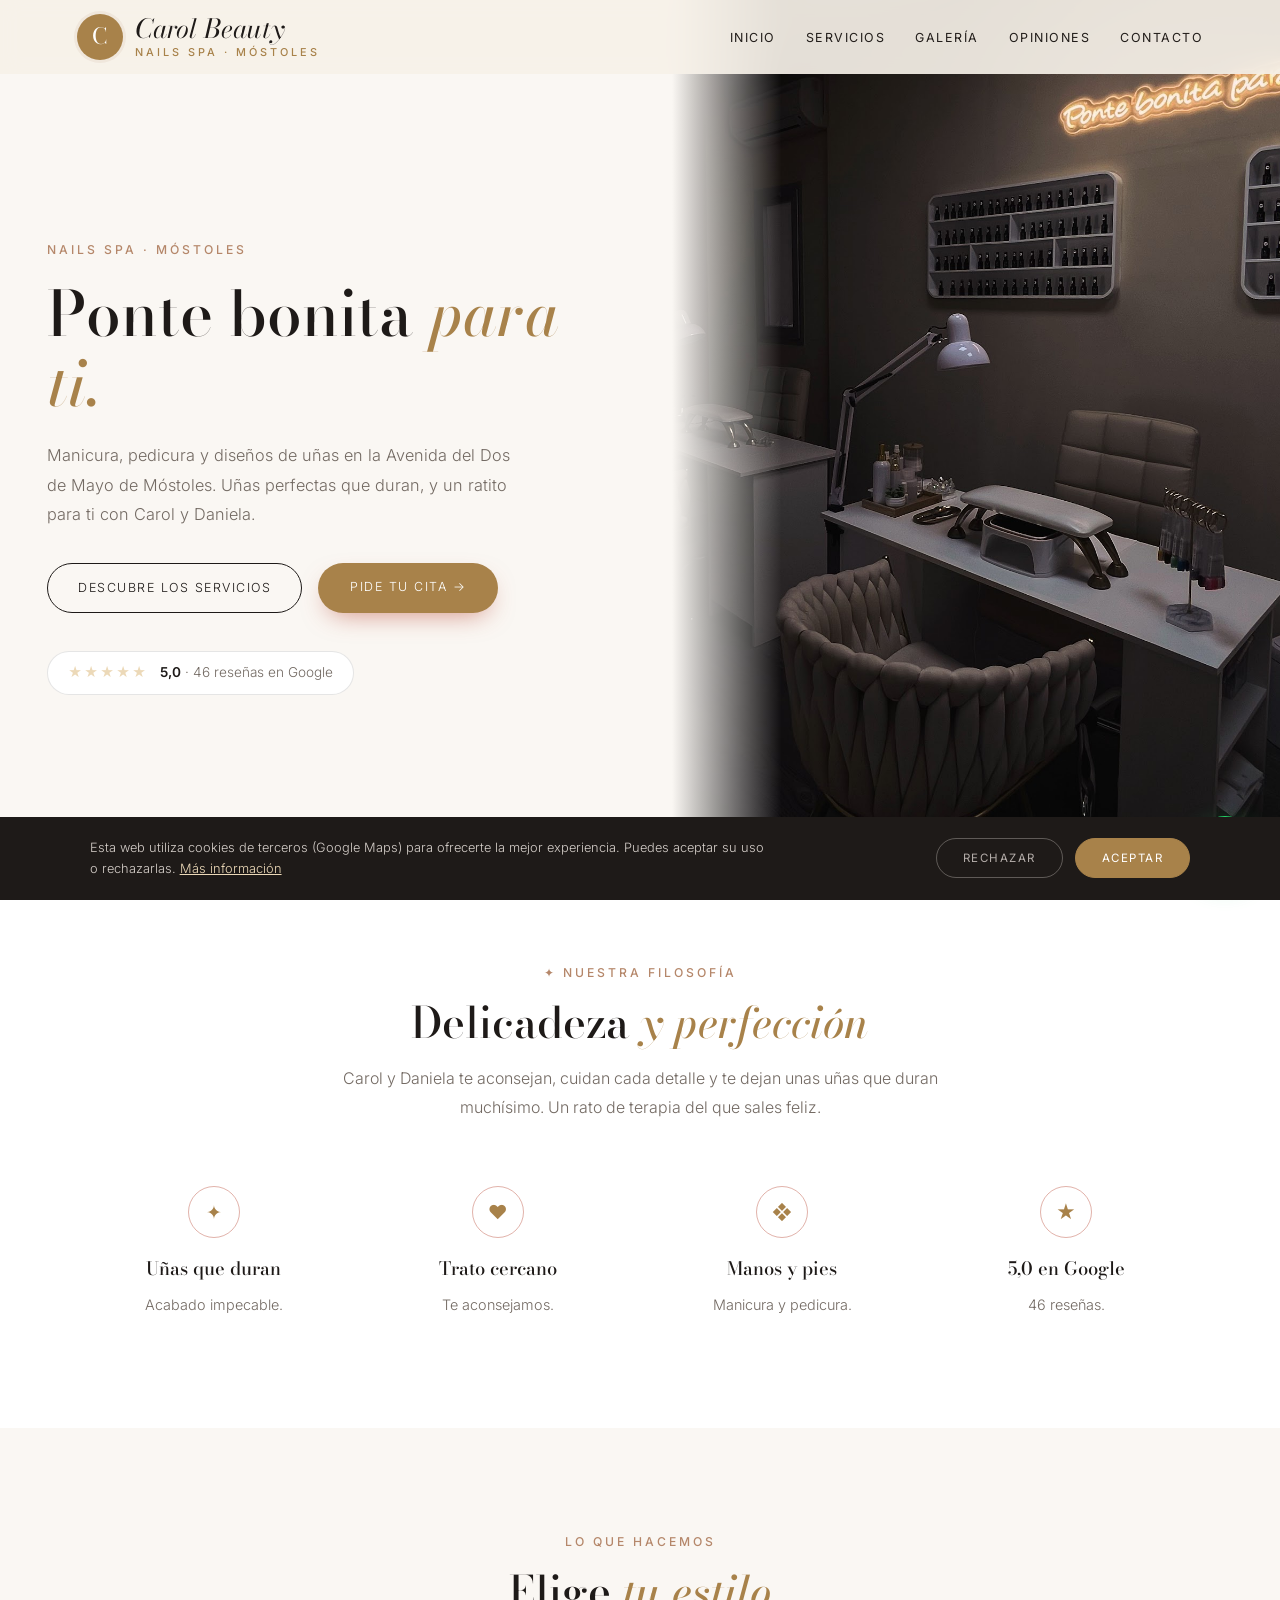
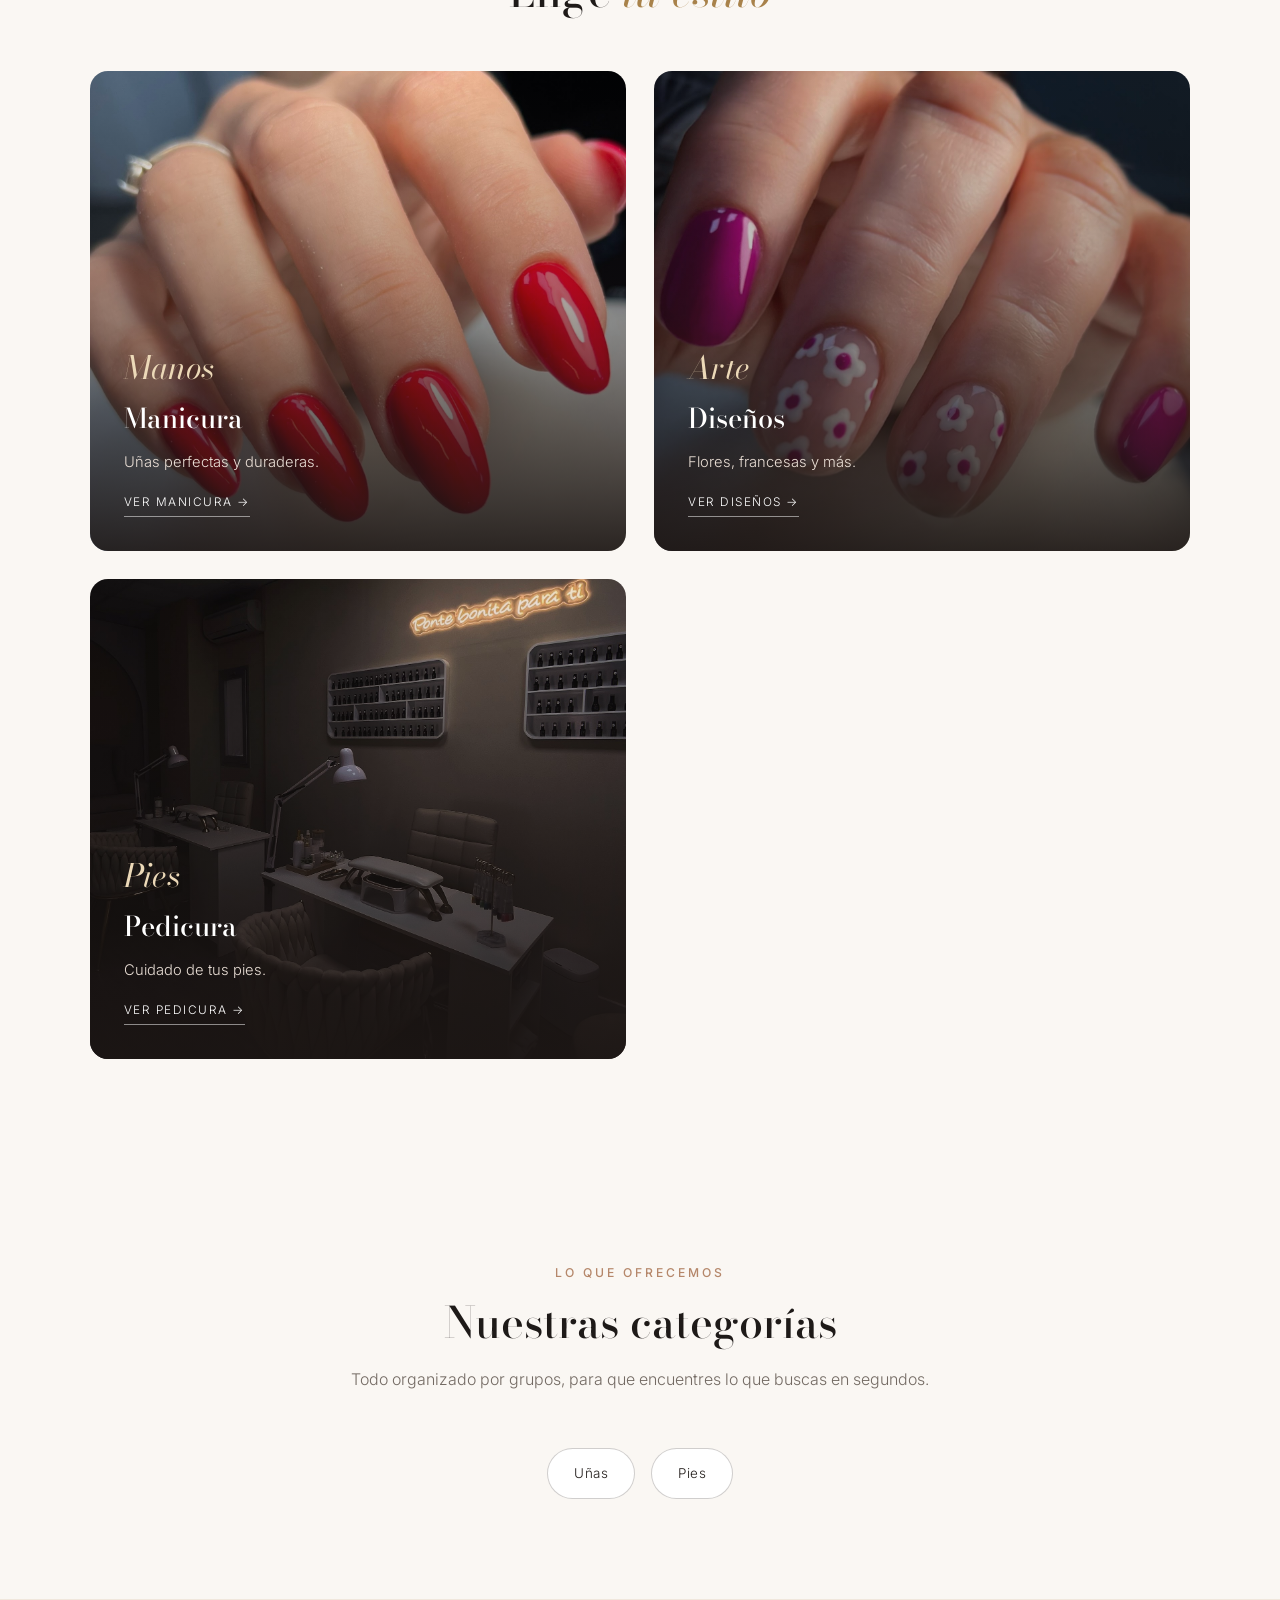
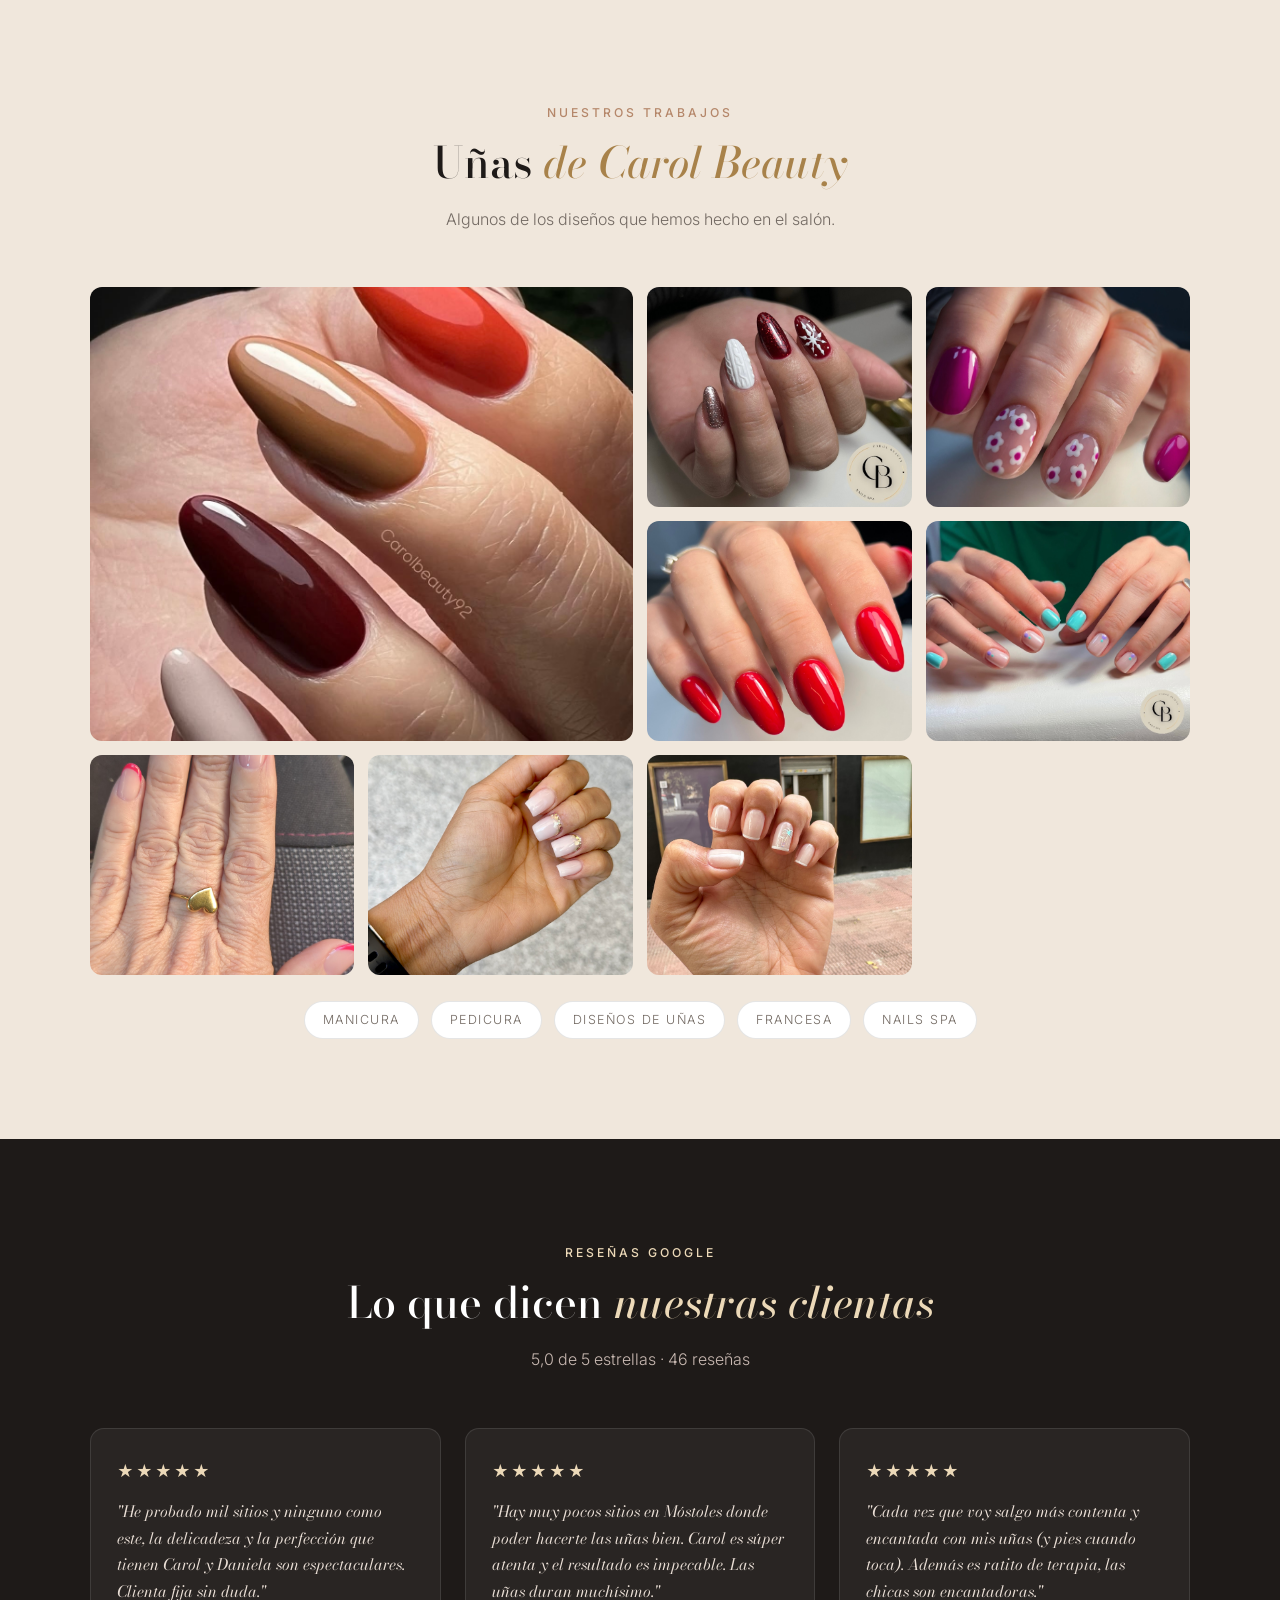
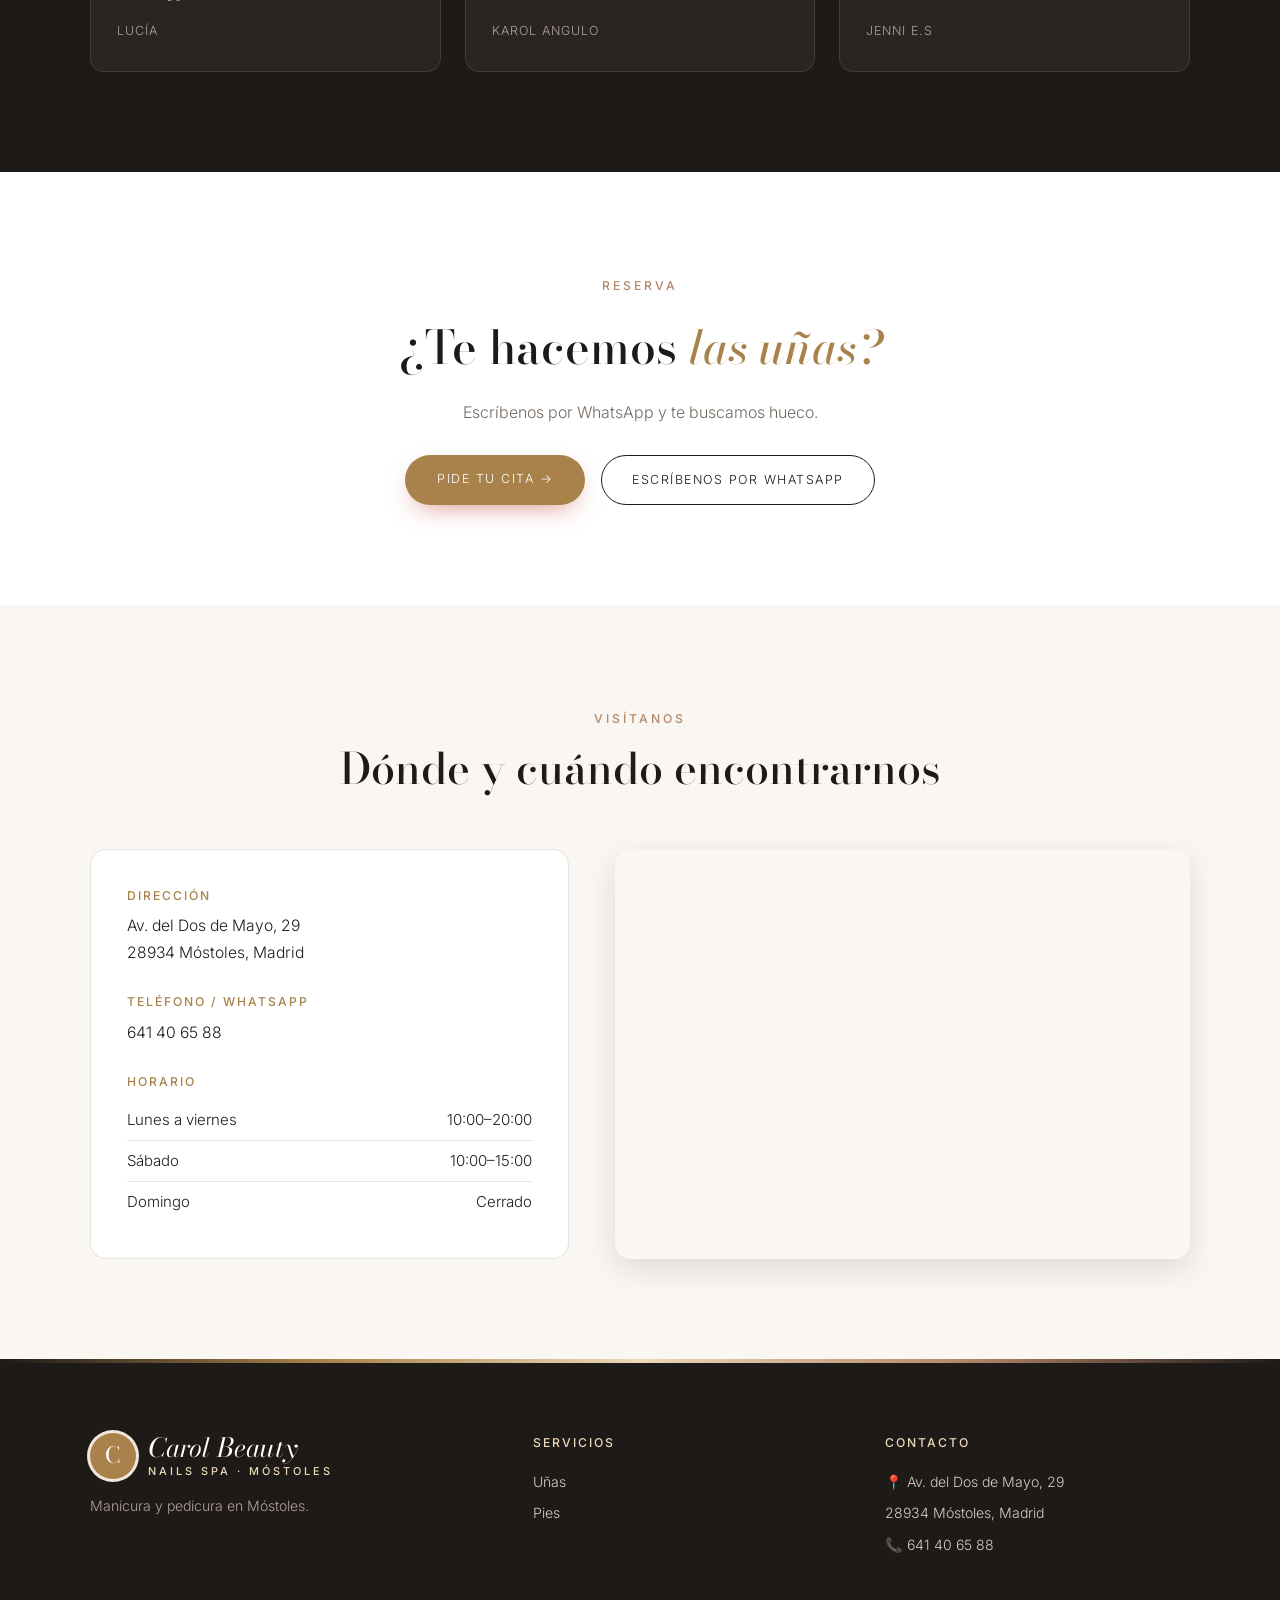
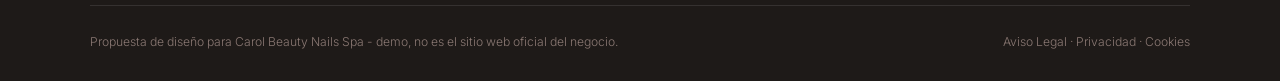
<file: index.html>
<!DOCTYPE html>
<html lang="es">
<head>
<meta charset="UTF-8">
<meta name="viewport" content="width=device-width, initial-scale=1.0">
<title>Carol Beauty Nails Spa — Manicura y pedicura en Móstoles</title>
<meta name="description" content="Carol Beauty Nails Spa, en Av. del Dos de Mayo 29, Móstoles. Manicura, pedicura y diseños de uñas con Carol y Daniela. 5★ con 46 reseñas en Google.">
<meta name="theme-color" content="#1e1a18">
<meta property="og:title" content="Carol Beauty Nails Spa · Móstoles">
<meta property="og:image" content="maps_07.jpg">

<link rel="preconnect" href="https://fonts.googleapis.com"><link rel="preconnect" href="https://fonts.gstatic.com" crossorigin><link href="https://fonts.googleapis.com/css2?family=Bodoni+Moda:ital,wght@0,500;0,600;1,500&family=Inter:wght@300;400;500;600&display=swap" rel="stylesheet">
<link rel="stylesheet" href="styles.css">
</head>
<body>

<header id="header">
  <a href="index.html" class="logo" aria-label="Carol Beauty Nails Spa, inicio"><span class="logo-mark">C</span><span class="logo-text"><span class="script">Carol Beauty</span><small>nails spa · Móstoles</small></span></a>
  <nav id="nav" aria-label="Navegación principal"><ul><li><a href="index.html#inicio">Inicio</a></li><li><a href="servicios.html">Servicios</a></li><li><a href="index.html#galeria">Galería</a></li><li><a href="index.html#opiniones">Opiniones</a></li><li><a href="index.html#contacto">Contacto</a></li></ul></nav><button class="nav-toggle" id="navToggle" aria-label="Abrir menú">☰</button>
</header>

<section class="hero" id="inicio">
  <div class="hero-text">
    <span class="eyebrow">Nails Spa · Móstoles</span>
    <h1>Ponte bonita <em>para ti.</em></h1>
    <p>Manicura, pedicura y diseños de uñas en la Avenida del Dos de Mayo de Móstoles. Uñas perfectas que duran, y un ratito para ti con Carol y Daniela.</p>
    <div class="hero-ctas">
      <a href="servicios.html" class="btn-outline">Descubre los servicios</a>
      <a href="https://wa.me/34641406588?text=Hola%2C%20he%20visto%20vuestra%20web%20y%20me%20gustar%C3%ADa%20pedir%20cita%20en%20Carol%20Beauty" class="btn-solid" target="_blank" rel="noopener">Pide tu cita →</a>
    </div>
    <a class="hero-rating" href="https://www.google.com/maps/search/?api=1&query=Carol+Beauty+Nails+Spa,+Avenida+del+Dos+de+Mayo+29,+M%C3%B3stoles" target="_blank" rel="noopener"><span class="stars">★★★★★</span><span><strong>5,0</strong> · 46 reseñas en Google</span></a>
  </div>
  <div class="hero-img"><img src="maps_07.jpg" alt="Interior de Carol Beauty Nails Spa en Móstoles" style="object-position:center 50%;"></div>
</section>

<section class="trust">
  <div class="section-head">
    <span class="eyebrow">✦ Nuestra filosofía</span>
    <h2>Delicadeza <em>y perfección</em></h2>
    <p>Carol y Daniela te aconsejan, cuidan cada detalle y te dejan unas uñas que duran muchísimo. Un rato de terapia del que sales feliz.</p>
  </div>
  <div class="trust-grid">
    <div class="trust-card"><span class="trust-ic">✦</span><h3>Uñas que duran</h3><p>Acabado impecable.</p></div>
    <div class="trust-card"><span class="trust-ic">♥</span><h3>Trato cercano</h3><p>Te aconsejamos.</p></div>
    <div class="trust-card"><span class="trust-ic">❖</span><h3>Manos y pies</h3><p>Manicura y pedicura.</p></div>
    <div class="trust-card"><span class="trust-ic">★</span><h3>5,0 en Google</h3><p>46 reseñas.</p></div>
  </div>
</section>

<section class="worlds">
  <div class="section-head">
    <span class="eyebrow">Lo que hacemos</span>
    <h2>Elige <em>tu estilo</em></h2>
  </div>
  <div class="worlds-grid">
    <a href="servicios.html#unas" class="world-card"><img src="maps_05.jpg" alt="Manicura"><div class="world-text"><span class="script">Manos</span><h3>Manicura</h3><p>Uñas perfectas y duraderas.</p><span class="world-link">Ver manicura →</span></div></a>
    <a href="servicios.html#unas" class="world-card"><img src="maps_04.jpg" alt="Diseños"><div class="world-text"><span class="script">Arte</span><h3>Diseños</h3><p>Flores, francesas y más.</p><span class="world-link">Ver diseños →</span></div></a>
    <a href="servicios.html#pies" class="world-card"><img src="maps_07.jpg" alt="Pedicura"><div class="world-text"><span class="script">Pies</span><h3>Pedicura</h3><p>Cuidado de tus pies.</p><span class="world-link">Ver pedicura →</span></div></a>
  </div>
</section>

<section>
  <div class="section-head">
    <span class="eyebrow">Lo que ofrecemos</span>
    <h2>Nuestras categorías</h2>
    <p>Todo organizado por grupos, para que encuentres lo que buscas en segundos.</p>
  </div>
  <div class="cat-pills">
    <a href="servicios.html#unas" class="cat-pill">Uñas</a>
    <a href="servicios.html#pies" class="cat-pill">Pies</a>
  </div>
</section>

<section class="gallery-wrap" id="galeria">
  <div class="section-head">
    <span class="eyebrow">Nuestros trabajos</span>
    <h2>Uñas <em>de Carol Beauty</em></h2>
    <p>Algunos de los diseños que hemos hecho en el salón.</p>
  </div>
  <div class="gallery">
    <figure class="big"><img src="maps_01.jpg" alt="Uñas en tonos otoño" loading="lazy"></figure>
    <figure><img src="maps_03.jpg" alt="Diseño de invierno" loading="lazy"></figure>
    <figure><img src="maps_04.jpg" alt="Flores pintadas" loading="lazy"></figure>
    <figure><img src="maps_05.jpg" alt="Rojo intenso" loading="lazy"></figure>
    <figure><img src="maps_06.jpg" alt="Turquesa y nude" loading="lazy"></figure>
    <figure><img src="maps_09.jpg" alt="Francesa roja" loading="lazy"></figure>
    <figure><img src="maps_10.jpg" alt="Nude con detalles" loading="lazy"></figure>
    <figure><img src="maps_08.jpg" alt="Frente al salón" loading="lazy"></figure>
  </div>
  <div class="brands"><span>Manicura</span><span>Pedicura</span><span>Diseños de uñas</span><span>Francesa</span><span>Nails Spa</span></div>
</section>

<section class="reviews-wrap" id="opiniones">
  <div class="section-head">
    <span class="eyebrow">Reseñas Google</span>
    <h2>Lo que dicen <em>nuestras clientas</em></h2>
    <p>5,0 de 5 estrellas · 46 reseñas</p>
  </div>
  <div class="review-grid">
    <div class="review-card"><div class="stars">★★★★★</div><p>"He probado mil sitios y ninguno como este, la delicadeza y la perfección que tienen Carol y Daniela son espectaculares. Clienta fija sin duda."</p><cite>Lucía</cite></div>
    <div class="review-card"><div class="stars">★★★★★</div><p>"Hay muy pocos sitios en Móstoles donde poder hacerte las uñas bien. Carol es súper atenta y el resultado es impecable. Las uñas duran muchísimo."</p><cite>Karol Angulo</cite></div>
    <div class="review-card"><div class="stars">★★★★★</div><p>"Cada vez que voy salgo más contenta y encantada con mis uñas (y pies cuando toca). Además es ratito de terapia, las chicas son encantadoras."</p><cite>Jenni E.S</cite></div>
  </div>
</section>

<section class="cta-section">
  <span class="eyebrow">Reserva</span>
  <h2>¿Te hacemos <em>las uñas?</em></h2>
  <p>Escríbenos por WhatsApp y te buscamos hueco.</p>
  <div class="cta-row">
    <a href="https://wa.me/34641406588?text=Hola%2C%20he%20visto%20vuestra%20web%20y%20me%20gustar%C3%ADa%20pedir%20cita%20en%20Carol%20Beauty" class="btn-solid" target="_blank" rel="noopener">Pide tu cita →</a>
    <a href="https://wa.me/34641406588?text=Hola%2C%20he%20visto%20vuestra%20web%20y%20me%20gustar%C3%ADa%20pedir%20cita%20en%20Carol%20Beauty" class="btn-outline" target="_blank" rel="noopener">Escríbenos por WhatsApp</a>
  </div>
</section>

<section class="contact-section" id="contacto">
  <div class="section-head">
    <span class="eyebrow">Visítanos</span>
    <h2>Dónde y cuándo encontrarnos</h2>
  </div>
  <div class="contact-grid">
    <div class="contact-info">
      <div class="contact-block"><h3>Dirección</h3><p>Av. del Dos de Mayo, 29<br>28934 Móstoles, Madrid</p></div>
      <div class="contact-block"><h3>Teléfono / WhatsApp</h3><p><a href="tel:+34641406588">641 40 65 88</a></p></div>
      <div class="contact-block"><h3>Horario</h3><ul class="hours-list"><li><span>Lunes a viernes</span><span>10:00–20:00</span></li><li><span>Sábado</span><span>10:00–15:00</span></li><li><span>Domingo</span><span>Cerrado</span></li></ul></div>
      
    </div>
    <div class="contact-map">
      <iframe title="Mapa de Carol Beauty Nails Spa" src="https://www.google.com/maps?q=Carol+Beauty+Nails+Spa,+Avenida+del+Dos+de+Mayo+29,+M%C3%B3stoles&output=embed" width="100%" height="100%" style="border:0;" allowfullscreen="" loading="lazy" referrerpolicy="no-referrer-when-downgrade"></iframe>
    </div>
  </div>
</section>

<footer>
  <div class="footer-grid">
    <div class="footer-brand">
      <a href="index.html" class="logo light"><span class="logo-mark">C</span><span class="logo-text"><span class="script">Carol Beauty</span><small>nails spa · Móstoles</small></span></a>
      <p>Manicura y pedicura en Móstoles.</p>
    </div>
    <div><h4>Servicios</h4><ul><li><a href="servicios.html#unas">Uñas</a></li><li><a href="servicios.html#pies">Pies</a></li></ul></div>
    <div><h4>Contacto</h4><ul><li>📍 Av. del Dos de Mayo, 29</li><li>28934 Móstoles, Madrid</li><li>📞 <a href="tel:+34641406588">641 40 65 88</a></li></ul></div>
  </div>
  <div class="footer-bottom">
    <span>Propuesta de diseño para Carol Beauty Nails Spa - demo, no es el sitio web oficial del negocio.</span>
    <span><a href="aviso-legal.html">Aviso Legal</a> &middot; <a href="politica-privacidad.html">Privacidad</a> &middot; <a href="politica-cookies.html">Cookies</a></span>
  </div>
</footer>

<div id="cookie-banner" class="cookie-banner"><p>Esta web utiliza cookies de terceros (Google Maps) para ofrecerte la mejor experiencia. Puedes aceptar su uso o rechazarlas. <a href="politica-cookies.html">Más información</a></p><div class="cookie-actions"><button onclick="setCookieChoice('rejected')" class="ck-reject">Rechazar</button><button onclick="setCookieChoice('accepted')" class="ck-accept">Aceptar</button></div></div>
<div class="social-fabs"><a class="wa-fab" href="https://wa.me/34641406588?text=Hola%2C%20he%20visto%20vuestra%20web%20y%20me%20gustar%C3%ADa%20pedir%20cita%20en%20Carol%20Beauty" target="_blank" rel="noopener" aria-label="Escribir por WhatsApp"><svg width="28" height="28" viewBox="0 0 24 24" fill="white"><path d="M17.5 14.4c-.3-.1-1.8-.9-2-1s-.5-.1-.7.1-.8 1-.9 1.2-.3.2-.6.1a8.2 8.2 0 0 1-2.4-1.5 9 9 0 0 1-1.7-2.1c-.2-.3 0-.5.1-.6l.4-.5.3-.5v-.5l-.9-2.2c-.2-.6-.5-.5-.7-.5h-.6a1.1 1.1 0 0 0-.8.4 3.4 3.4 0 0 0-1 2.5 5.9 5.9 0 0 0 1.2 3.1 13.5 13.5 0 0 0 5.2 4.6c2.6 1 2.6.7 3.1.6a2.6 2.6 0 0 0 1.7-1.2 2.1 2.1 0 0 0 .2-1.2c-.1-.1-.3-.2-.6-.3ZM12 21.8a9.8 9.8 0 0 1-5-1.4l-.4-.2-3.7 1 1-3.6-.2-.4A9.8 9.8 0 1 1 12 21.8Zm8.4-18.3A11.8 11.8 0 0 0 1.8 17.7L.2 23.8l6.3-1.6a11.8 11.8 0 0 0 5.6 1.4A11.8 11.8 0 0 0 20.4 3.5Z"/></svg></a></div>
<script src="main.js"></script>
</body>
</html>
</file>
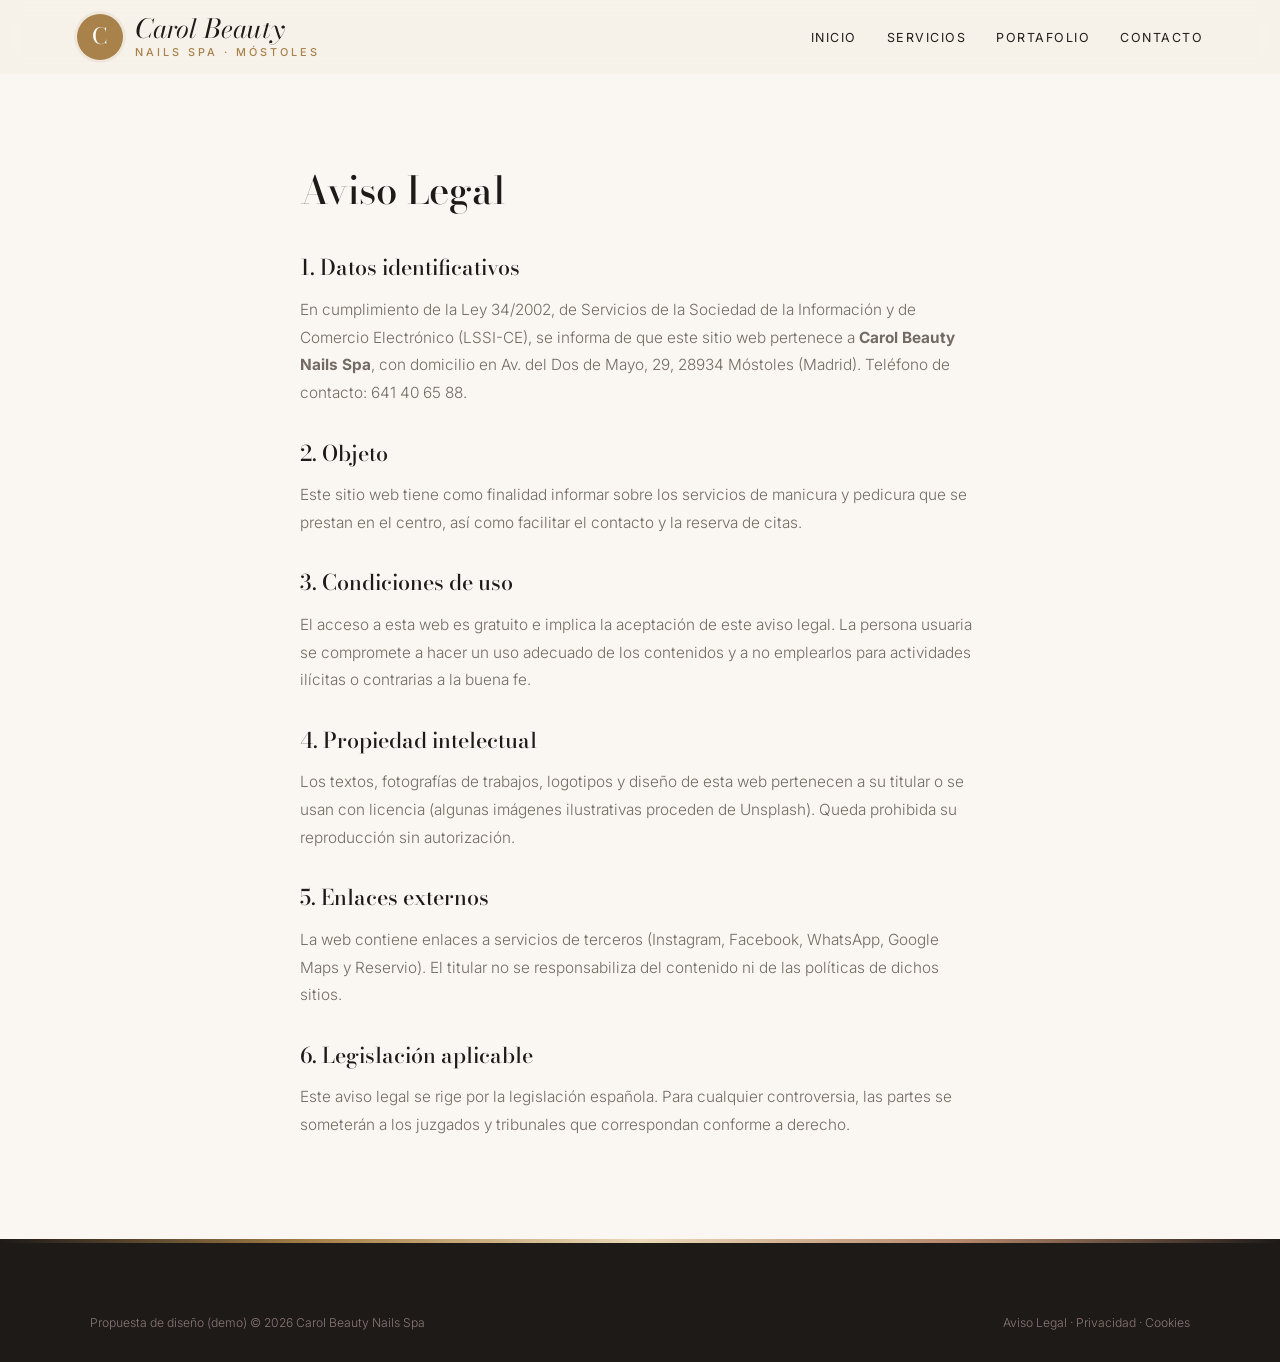
<file: aviso-legal.html>
<!DOCTYPE html>
<html lang="es">
<head>
<meta charset="UTF-8">
<meta name="viewport" content="width=device-width, initial-scale=1.0">
<title>Aviso Legal — Carol Beauty Nails Spa</title>
<meta name="robots" content="noindex">

<link rel="preconnect" href="https://fonts.googleapis.com">
<link href="https://fonts.googleapis.com/css2?family=Bodoni+Moda:ital,wght@0,500;0,600;1,500&family=Inter:wght@300;400;500;600&display=swap" rel="stylesheet">
<link rel="stylesheet" href="styles.css">
</head>
<body>
<header id="header" class="scrolled">
  <a href="index.html" class="logo" aria-label="Carol Beauty Nails Spa, inicio">
    <span class="logo-mark">C</span>
    <span class="logo-text"><span class="script">Carol Beauty</span><small>nails spa · Móstoles</small></span>
  </a>
  <nav id="nav" aria-label="Navegación principal">
    <ul>
      <li><a href="index.html#inicio">Inicio</a></li>
      <li><a href="servicios.html">Servicios</a></li>
      <li><a href="portafolio.html">Portafolio</a></li>
      <li><a href="index.html#contacto">Contacto</a></li>
    </ul>
  </nav>
  <button class="nav-toggle" id="navToggle" aria-label="Abrir menú">☰</button>
</header>
<main class="legal"><h1>Aviso Legal</h1>
<h2>1. Datos identificativos</h2>
<p>En cumplimiento de la Ley 34/2002, de Servicios de la Sociedad de la Información y de Comercio Electrónico (LSSI-CE), se informa de que este sitio web pertenece a <strong>Carol Beauty Nails Spa</strong>, con domicilio en Av. del Dos de Mayo, 29, 28934 Móstoles (Madrid). Teléfono de contacto: 641 40 65 88.</p>
<h2>2. Objeto</h2>
<p>Este sitio web tiene como finalidad informar sobre los servicios de manicura y pedicura que se prestan en el centro, así como facilitar el contacto y la reserva de citas.</p>
<h2>3. Condiciones de uso</h2>
<p>El acceso a esta web es gratuito e implica la aceptación de este aviso legal. La persona usuaria se compromete a hacer un uso adecuado de los contenidos y a no emplearlos para actividades ilícitas o contrarias a la buena fe.</p>
<h2>4. Propiedad intelectual</h2>
<p>Los textos, fotografías de trabajos, logotipos y diseño de esta web pertenecen a su titular o se usan con licencia (algunas imágenes ilustrativas proceden de Unsplash). Queda prohibida su reproducción sin autorización.</p>
<h2>5. Enlaces externos</h2>
<p>La web contiene enlaces a servicios de terceros (Instagram, Facebook, WhatsApp, Google Maps y Reservio). El titular no se responsabiliza del contenido ni de las políticas de dichos sitios.</p>
<h2>6. Legislación aplicable</h2>
<p>Este aviso legal se rige por la legislación española. Para cualquier controversia, las partes se someterán a los juzgados y tribunales que correspondan conforme a derecho.</p></main>
<footer>
  <div class="footer-bottom" style="margin-top:0">
    <span>Propuesta de diseño (demo) © 2026 Carol Beauty Nails Spa</span>
    <span><a href="aviso-legal.html">Aviso Legal</a> &middot; <a href="politica-privacidad.html">Privacidad</a> &middot; <a href="politica-cookies.html">Cookies</a></span>
  </div>
</footer>
<script src="main.js"></script>
</body>
</html>
</file>
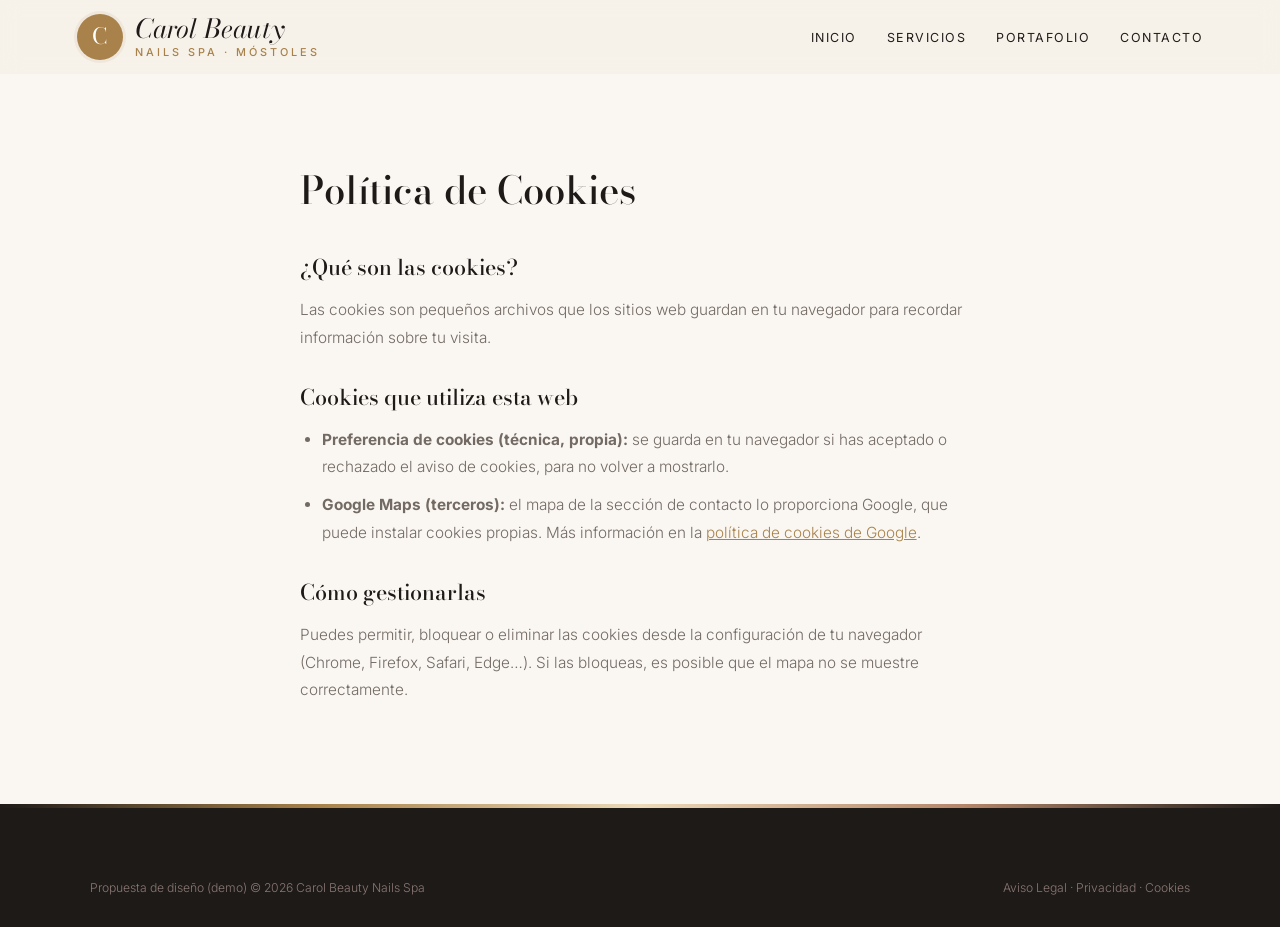
<file: politica-cookies.html>
<!DOCTYPE html>
<html lang="es">
<head>
<meta charset="UTF-8">
<meta name="viewport" content="width=device-width, initial-scale=1.0">
<title>Política de Cookies — Carol Beauty Nails Spa</title>
<meta name="robots" content="noindex">

<link rel="preconnect" href="https://fonts.googleapis.com">
<link href="https://fonts.googleapis.com/css2?family=Bodoni+Moda:ital,wght@0,500;0,600;1,500&family=Inter:wght@300;400;500;600&display=swap" rel="stylesheet">
<link rel="stylesheet" href="styles.css">
</head>
<body>
<header id="header" class="scrolled">
  <a href="index.html" class="logo" aria-label="Carol Beauty Nails Spa, inicio">
    <span class="logo-mark">C</span>
    <span class="logo-text"><span class="script">Carol Beauty</span><small>nails spa · Móstoles</small></span>
  </a>
  <nav id="nav" aria-label="Navegación principal">
    <ul>
      <li><a href="index.html#inicio">Inicio</a></li>
      <li><a href="servicios.html">Servicios</a></li>
      <li><a href="portafolio.html">Portafolio</a></li>
      <li><a href="index.html#contacto">Contacto</a></li>
    </ul>
  </nav>
  <button class="nav-toggle" id="navToggle" aria-label="Abrir menú">☰</button>
</header>
<main class="legal"><h1>Política de Cookies</h1>
<h2>¿Qué son las cookies?</h2>
<p>Las cookies son pequeños archivos que los sitios web guardan en tu navegador para recordar información sobre tu visita.</p>
<h2>Cookies que utiliza esta web</h2>
<ul>
<li><strong>Preferencia de cookies (técnica, propia):</strong> se guarda en tu navegador si has aceptado o rechazado el aviso de cookies, para no volver a mostrarlo.</li>
<li><strong>Google Maps (terceros):</strong> el mapa de la sección de contacto lo proporciona Google, que puede instalar cookies propias. Más información en la <a href="https://policies.google.com/technologies/cookies" target="_blank" rel="noopener">política de cookies de Google</a>.</li>
</ul>
<h2>Cómo gestionarlas</h2>
<p>Puedes permitir, bloquear o eliminar las cookies desde la configuración de tu navegador (Chrome, Firefox, Safari, Edge…). Si las bloqueas, es posible que el mapa no se muestre correctamente.</p></main>
<footer>
  <div class="footer-bottom" style="margin-top:0">
    <span>Propuesta de diseño (demo) © 2026 Carol Beauty Nails Spa</span>
    <span><a href="aviso-legal.html">Aviso Legal</a> &middot; <a href="politica-privacidad.html">Privacidad</a> &middot; <a href="politica-cookies.html">Cookies</a></span>
  </div>
</footer>
<script src="main.js"></script>
</body>
</html>
</file>
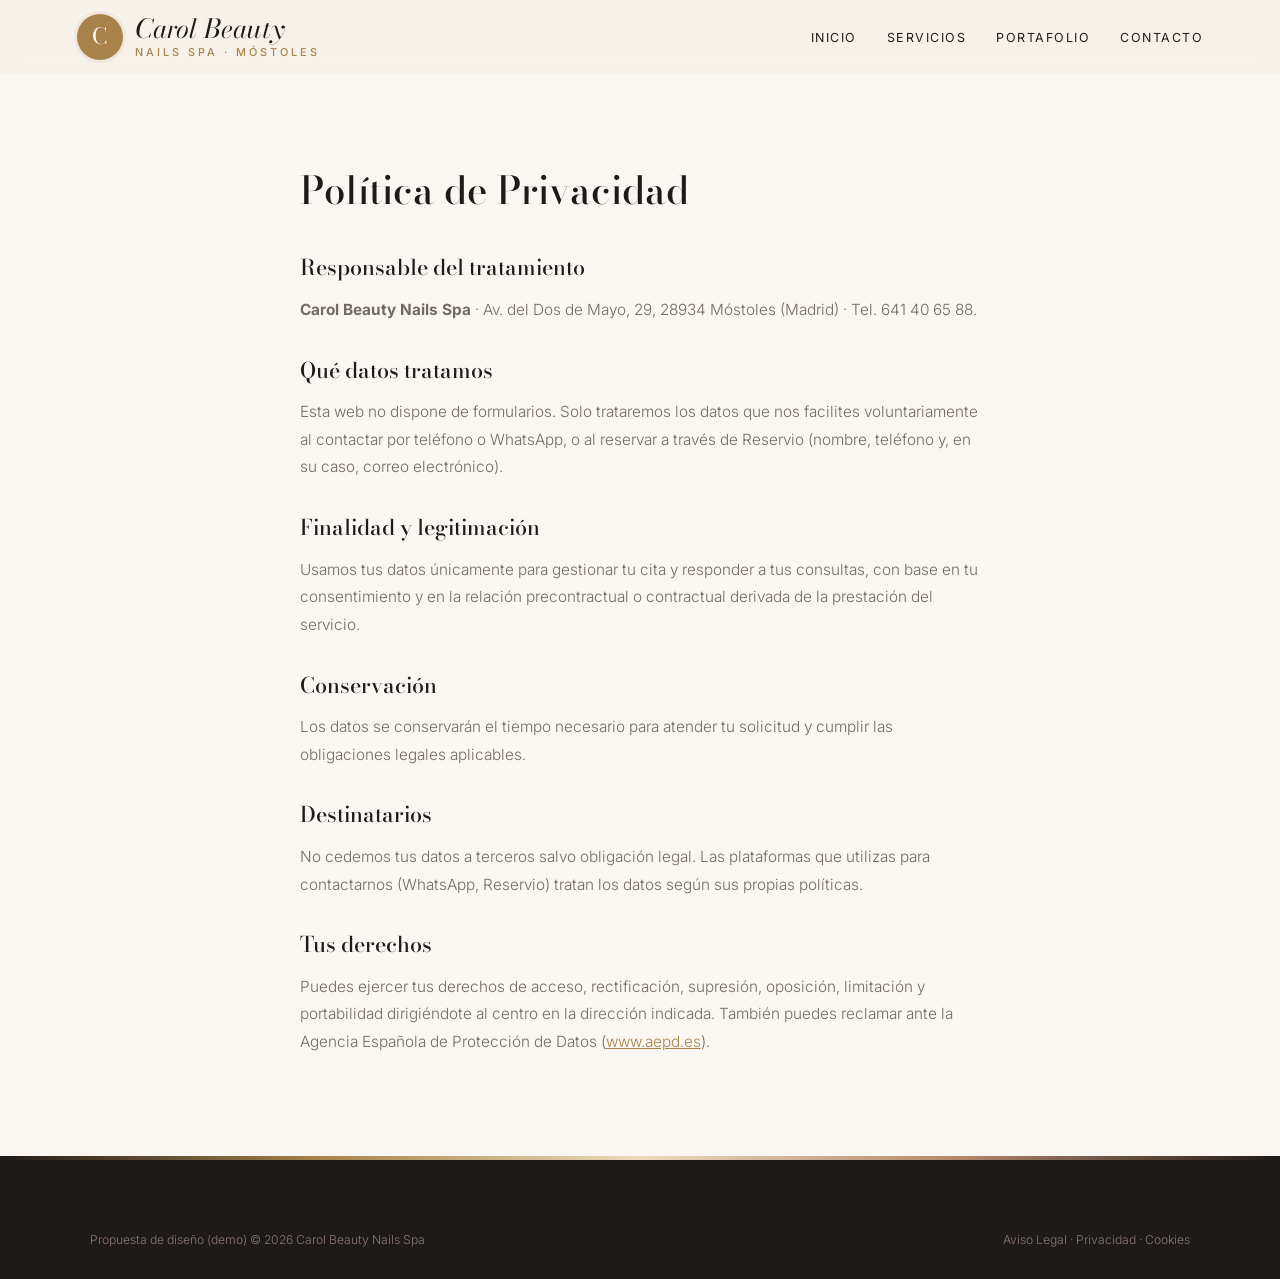
<file: politica-privacidad.html>
<!DOCTYPE html>
<html lang="es">
<head>
<meta charset="UTF-8">
<meta name="viewport" content="width=device-width, initial-scale=1.0">
<title>Política de Privacidad — Carol Beauty Nails Spa</title>
<meta name="robots" content="noindex">

<link rel="preconnect" href="https://fonts.googleapis.com">
<link href="https://fonts.googleapis.com/css2?family=Bodoni+Moda:ital,wght@0,500;0,600;1,500&family=Inter:wght@300;400;500;600&display=swap" rel="stylesheet">
<link rel="stylesheet" href="styles.css">
</head>
<body>
<header id="header" class="scrolled">
  <a href="index.html" class="logo" aria-label="Carol Beauty Nails Spa, inicio">
    <span class="logo-mark">C</span>
    <span class="logo-text"><span class="script">Carol Beauty</span><small>nails spa · Móstoles</small></span>
  </a>
  <nav id="nav" aria-label="Navegación principal">
    <ul>
      <li><a href="index.html#inicio">Inicio</a></li>
      <li><a href="servicios.html">Servicios</a></li>
      <li><a href="portafolio.html">Portafolio</a></li>
      <li><a href="index.html#contacto">Contacto</a></li>
    </ul>
  </nav>
  <button class="nav-toggle" id="navToggle" aria-label="Abrir menú">☰</button>
</header>
<main class="legal"><h1>Política de Privacidad</h1>
<h2>Responsable del tratamiento</h2>
<p><strong>Carol Beauty Nails Spa</strong> · Av. del Dos de Mayo, 29, 28934 Móstoles (Madrid) · Tel. 641 40 65 88.</p>
<h2>Qué datos tratamos</h2>
<p>Esta web no dispone de formularios. Solo trataremos los datos que nos facilites voluntariamente al contactar por teléfono o WhatsApp, o al reservar a través de Reservio (nombre, teléfono y, en su caso, correo electrónico).</p>
<h2>Finalidad y legitimación</h2>
<p>Usamos tus datos únicamente para gestionar tu cita y responder a tus consultas, con base en tu consentimiento y en la relación precontractual o contractual derivada de la prestación del servicio.</p>
<h2>Conservación</h2>
<p>Los datos se conservarán el tiempo necesario para atender tu solicitud y cumplir las obligaciones legales aplicables.</p>
<h2>Destinatarios</h2>
<p>No cedemos tus datos a terceros salvo obligación legal. Las plataformas que utilizas para contactarnos (WhatsApp, Reservio) tratan los datos según sus propias políticas.</p>
<h2>Tus derechos</h2>
<p>Puedes ejercer tus derechos de acceso, rectificación, supresión, oposición, limitación y portabilidad dirigiéndote al centro en la dirección indicada. También puedes reclamar ante la Agencia Española de Protección de Datos (<a href="https://www.aepd.es" target="_blank" rel="noopener">www.aepd.es</a>).</p></main>
<footer>
  <div class="footer-bottom" style="margin-top:0">
    <span>Propuesta de diseño (demo) © 2026 Carol Beauty Nails Spa</span>
    <span><a href="aviso-legal.html">Aviso Legal</a> &middot; <a href="politica-privacidad.html">Privacidad</a> &middot; <a href="politica-cookies.html">Cookies</a></span>
  </div>
</footer>
<script src="main.js"></script>
</body>
</html>
</file>
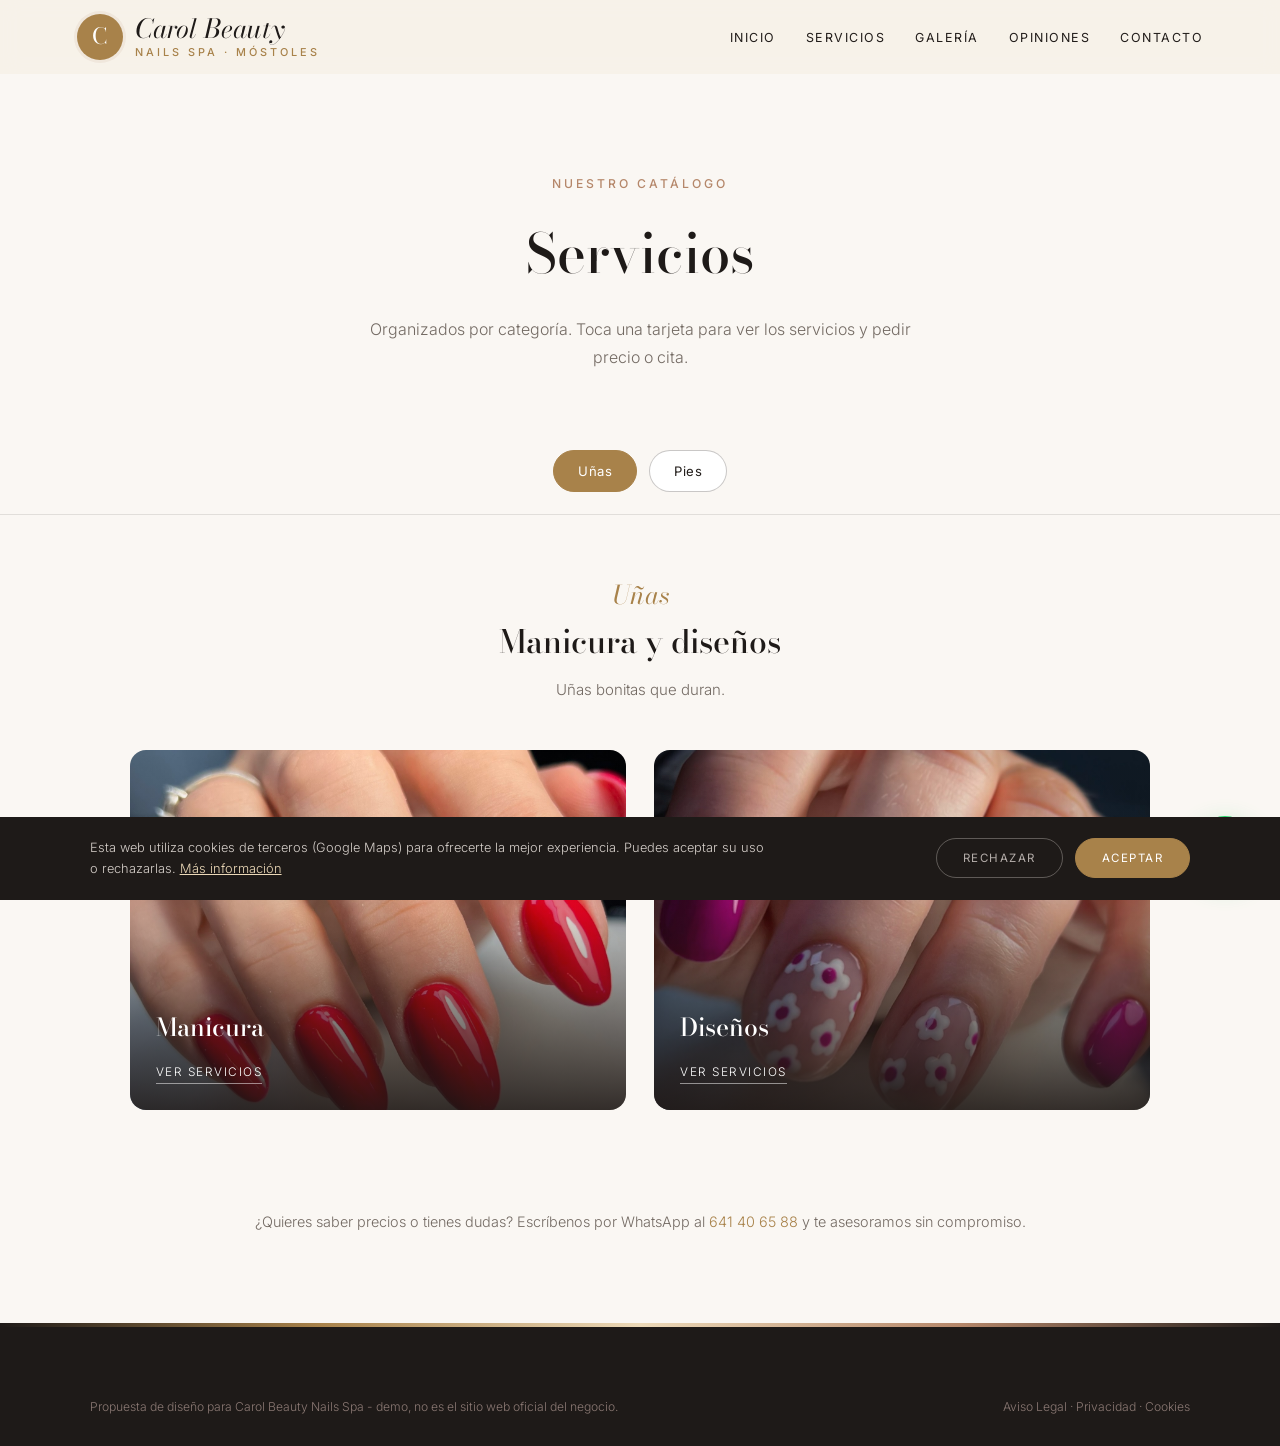
<file: servicios.html>
<!DOCTYPE html>
<html lang="es">
<head>
<meta charset="UTF-8">
<meta name="viewport" content="width=device-width, initial-scale=1.0">
<title>Servicios — Carol Beauty Nails Spa · Móstoles</title>
<meta name="description" content="Servicios de Carol Beauty Nails Spa en Móstoles.">

<link rel="preconnect" href="https://fonts.googleapis.com"><link rel="preconnect" href="https://fonts.gstatic.com" crossorigin><link href="https://fonts.googleapis.com/css2?family=Bodoni+Moda:ital,wght@0,500;0,600;1,500&family=Inter:wght@300;400;500;600&display=swap" rel="stylesheet">
<link rel="stylesheet" href="styles.css">
</head>
<body>

<header id="header" class="scrolled">
  <a href="index.html" class="logo" aria-label="Carol Beauty Nails Spa, inicio"><span class="logo-mark">C</span><span class="logo-text"><span class="script">Carol Beauty</span><small>nails spa · Móstoles</small></span></a>
  <nav id="nav" aria-label="Navegación principal"><ul><li><a href="index.html#inicio">Inicio</a></li><li><a href="servicios.html">Servicios</a></li><li><a href="index.html#galeria">Galería</a></li><li><a href="index.html#opiniones">Opiniones</a></li><li><a href="index.html#contacto">Contacto</a></li></ul></nav><button class="nav-toggle" id="navToggle" aria-label="Abrir menú">☰</button>
</header>

<div class="page-hero">
  <span class="eyebrow">Nuestro catálogo</span>
  <h1>Servicios</h1>
  <p>Organizados por categoría. Toca una tarjeta para ver los servicios y pedir precio o cita.</p>
</div>

<div class="tabs">
  <button class="tab-btn active" data-tab="unas">Uñas</button>
  <button class="tab-btn" data-tab="pies">Pies</button>
  
</div>

<div class="tab-panel active" id="unas">
  <div class="tab-intro"><span class="script">Uñas</span><h2>Manicura y diseños</h2><p>Uñas bonitas que duran.</p></div>
  <div class="cat-grid">
    <div class="cat-card" onclick="openModal('manicura')"><img src="maps_05.jpg" alt="Manicura" loading="lazy"><div class="cat-card-text"><h3>Manicura</h3><span>Ver servicios</span></div></div>
    <div class="cat-card" onclick="openModal('disenos')"><img src="maps_04.jpg" alt="Diseños" loading="lazy"><div class="cat-card-text"><h3>Diseños</h3><span>Ver servicios</span></div></div>
  </div>
</div>

<div class="tab-panel" id="pies">
  <div class="tab-intro"><span class="script">Pies</span><h2>Pedicura</h2><p>Cuidamos también tus pies.</p></div>
  <div class="cat-grid single">
    <div class="cat-card" onclick="openModal('pedicura')"><img src="maps_07.jpg" alt="Pedicura" loading="lazy"><div class="cat-card-text"><h3>Pedicura</h3><span>Ver servicios</span></div></div>
  </div>
</div>


<p class="services-note">¿Quieres saber precios o tienes dudas? Escríbenos por WhatsApp al <a href="https://wa.me/34641406588" target="_blank" rel="noopener" style="color:var(--red)">641 40 65 88</a> y te asesoramos sin compromiso.</p>

<div class="modal-overlay" id="modal-manicura"><div class="modal">
  <button class="modal-close" onclick="closeModal('manicura')" aria-label="Cerrar">×</button>
  <h3>Manicura</h3><p class="modal-sub">Acabado impecable</p>
  <div class="svc-row"><div><div class="svc-name">Manicura</div><span class="svc-desc"></span></div><div class="svc-price">Consultar</div></div>
  <div class="svc-row"><div><div class="svc-name">Esmaltado de larga duración</div><span class="svc-desc"></span></div><div class="svc-price">Consultar</div></div>
  <div class="svc-row"><div><div class="svc-name">Francesa</div><span class="svc-desc"></span></div><div class="svc-price">Consultar</div></div>
  <a class="modal-cta alt" href="https://wa.me/34641406588?text=Hola%2C%20quiero%20informaci%C3%B3n%20sobre%20manicura" target="_blank" rel="noopener">Pedir cita por WhatsApp</a>
</div></div>

<div class="modal-overlay" id="modal-disenos"><div class="modal">
  <button class="modal-close" onclick="closeModal('disenos')" aria-label="Cerrar">×</button>
  <h3>Diseños</h3><p class="modal-sub">A tu gusto</p>
  <div class="svc-row"><div><div class="svc-name">Diseños de uñas</div><span class="svc-desc"></span></div><div class="svc-price">Consultar</div></div>
  <div class="svc-row"><div><div class="svc-name">Decoraciones de temporada</div><span class="svc-desc"></span></div><div class="svc-price">Consultar</div></div>
  <a class="modal-cta alt" href="https://wa.me/34641406588?text=Hola%2C%20quiero%20informaci%C3%B3n%20sobre%20dise%C3%B1os" target="_blank" rel="noopener">Pedir cita por WhatsApp</a>
</div></div>

<div class="modal-overlay" id="modal-pedicura"><div class="modal">
  <button class="modal-close" onclick="closeModal('pedicura')" aria-label="Cerrar">×</button>
  <h3>Pedicura</h3><p class="modal-sub">Con cita</p>
  <div class="svc-row"><div><div class="svc-name">Pedicura</div><span class="svc-desc"></span></div><div class="svc-price">Consultar</div></div>
  <a class="modal-cta alt" href="https://wa.me/34641406588?text=Hola%2C%20quiero%20informaci%C3%B3n%20sobre%20pedicura" target="_blank" rel="noopener">Pedir cita por WhatsApp</a>
</div></div>


<footer>
  <div class="footer-bottom" style="margin-top:0">
    <span>Propuesta de diseño para Carol Beauty Nails Spa - demo, no es el sitio web oficial del negocio.</span>
    <span><a href="aviso-legal.html">Aviso Legal</a> &middot; <a href="politica-privacidad.html">Privacidad</a> &middot; <a href="politica-cookies.html">Cookies</a></span>
  </div>
</footer>

<div id="cookie-banner" class="cookie-banner"><p>Esta web utiliza cookies de terceros (Google Maps) para ofrecerte la mejor experiencia. Puedes aceptar su uso o rechazarlas. <a href="politica-cookies.html">Más información</a></p><div class="cookie-actions"><button onclick="setCookieChoice('rejected')" class="ck-reject">Rechazar</button><button onclick="setCookieChoice('accepted')" class="ck-accept">Aceptar</button></div></div>
<div class="social-fabs"><a class="wa-fab" href="https://wa.me/34641406588?text=Hola%2C%20he%20visto%20vuestra%20web%20y%20me%20gustar%C3%ADa%20pedir%20cita%20en%20Carol%20Beauty" target="_blank" rel="noopener" aria-label="Escribir por WhatsApp"><svg width="28" height="28" viewBox="0 0 24 24" fill="white"><path d="M17.5 14.4c-.3-.1-1.8-.9-2-1s-.5-.1-.7.1-.8 1-.9 1.2-.3.2-.6.1a8.2 8.2 0 0 1-2.4-1.5 9 9 0 0 1-1.7-2.1c-.2-.3 0-.5.1-.6l.4-.5.3-.5v-.5l-.9-2.2c-.2-.6-.5-.5-.7-.5h-.6a1.1 1.1 0 0 0-.8.4 3.4 3.4 0 0 0-1 2.5 5.9 5.9 0 0 0 1.2 3.1 13.5 13.5 0 0 0 5.2 4.6c2.6 1 2.6.7 3.1.6a2.6 2.6 0 0 0 1.7-1.2 2.1 2.1 0 0 0 .2-1.2c-.1-.1-.3-.2-.6-.3ZM12 21.8a9.8 9.8 0 0 1-5-1.4l-.4-.2-3.7 1 1-3.6-.2-.4A9.8 9.8 0 1 1 12 21.8Zm8.4-18.3A11.8 11.8 0 0 0 1.8 17.7L.2 23.8l6.3-1.6a11.8 11.8 0 0 0 5.6 1.4A11.8 11.8 0 0 0 20.4 3.5Z"/></svg></a></div>
<script src="main.js"></script>
</body>
</html>
</file>
<file: styles.css>
:root{
  --cream:#faf7f3; --paper:#ffffff; --tint:#f0e7dc; --ink:#221d1a; --dark:#1e1a18; --muted:#736a63;
  --red:#a8824a; --red-dark:#836434; --teal:#b5876a; --gold:#ecd9b8; --line:rgba(0,0,0,.1);
  --brand-gradient:linear-gradient(90deg,#1e1a18,#a8824a,#ecd9b8,#b5876a,#1e1a18);
}
*{margin:0;padding:0;box-sizing:border-box;}
html{scroll-behavior:smooth;}
body{font-family:'Inter',sans-serif;background:var(--cream);color:var(--ink);overflow-x:hidden;font-weight:300;line-height:1.6;}
a{text-decoration:none;color:inherit;}
h1,h2,h3{font-family:'Bodoni Moda',serif;font-weight:500;}
h1 em,h2 em{font-style:italic;color:var(--red);}
img{max-width:100%;display:block;}
.script{font-family:'Bodoni Moda',serif;font-style:italic;}

/* HEADER */
header{position:fixed;top:0;left:0;right:0;z-index:100;display:flex;justify-content:space-between;align-items:center;padding:14px 6%;background:rgba(247,241,233,.92);backdrop-filter:blur(10px);-webkit-backdrop-filter:blur(10px);transition:box-shadow .3s,padding .3s;}
header.scrolled{box-shadow:0 2px 24px rgba(28,22,20,.1);padding:8px 6%;}
.logo{display:flex;align-items:center;gap:12px;color:var(--dark);}
.logo-badge{width:58px;height:58px;border-radius:50%;object-fit:cover;box-shadow:0 0 0 2px var(--gold),0 6px 16px rgba(28,22,20,.15);transition:width .3s,height .3s;}
header.scrolled .logo-badge{width:46px;height:46px;}
.logo-text{display:flex;flex-direction:column;line-height:1;}
.logo-text .script{font-size:1.65rem;color:var(--dark);}
.logo-text small{font-size:.68rem;letter-spacing:3px;text-transform:uppercase;color:var(--red);margin-top:4px;font-weight:500;}
.logo.light .logo-text .script{color:#fff;}
.logo.light .logo-text small{color:var(--gold);}
nav ul{list-style:none;display:flex;gap:30px;}
nav a{font-size:.78rem;letter-spacing:1.5px;text-transform:uppercase;font-weight:400;position:relative;padding:4px 0;}
nav a::after{content:"";position:absolute;left:0;bottom:-2px;height:1px;width:100%;background:var(--red);transform:scaleX(0);transform-origin:right;transition:transform .3s;}
nav a:hover::after{transform:scaleX(1);transform-origin:left;}
.nav-toggle{display:none;font-size:1.6rem;background:none;border:none;color:var(--dark);cursor:pointer;}

/* BOTONES */
.btn-outline{display:inline-block;border:1px solid var(--dark);color:var(--dark);padding:14px 30px;font-size:.78rem;letter-spacing:1.5px;text-transform:uppercase;border-radius:40px;transition:all .25s;}
.btn-outline:hover{background:var(--dark);color:var(--cream);}
.btn-outline.light{border-color:rgba(255,255,255,.5);color:#fff;}
.btn-outline.light:hover{background:#fff;color:var(--dark);}
.btn-solid{display:inline-block;background:var(--red);color:#fff;padding:14px 32px;font-size:.78rem;letter-spacing:1.5px;text-transform:uppercase;border-radius:40px;transition:transform .25s,box-shadow .25s,background .25s;box-shadow:0 10px 26px -10px rgba(181,64,44,.6);}
.btn-solid:hover{transform:translateY(-2px);background:var(--red-dark);}

/* HERO */
.hero{min-height:95vh;display:grid;grid-template-columns:1.05fr .95fr;align-items:stretch;padding:0;}
.hero-text{display:flex;flex-direction:column;justify-content:center;padding:150px 7% 70px;}
.eyebrow{display:inline-block;color:var(--teal);text-transform:uppercase;letter-spacing:3px;font-size:.76rem;font-weight:500;}
.hero-text .eyebrow{margin-bottom:20px;}
.hero-text h1{font-size:clamp(2.4rem,5vw,3.9rem);line-height:1.12;margin-bottom:22px;color:var(--dark);}
.hero-text p{font-size:1.02rem;color:var(--muted);max-width:470px;line-height:1.8;margin-bottom:34px;}
.hero-ctas{display:flex;gap:16px;flex-wrap:wrap;}
.hero-rating{display:inline-flex;align-items:center;gap:12px;margin-top:38px;padding:10px 20px;border:1px solid var(--line);border-radius:40px;background:var(--paper);font-size:.85rem;color:var(--muted);align-self:flex-start;}
.hero-rating strong{color:var(--dark);font-weight:600;}
.stars{color:var(--gold);letter-spacing:2px;}
.hero-img{position:relative;overflow:hidden;}
.hero-img img{width:100%;height:100%;object-fit:cover;position:absolute;inset:0;}
.hero-img::after{content:"";position:absolute;inset:0;background:linear-gradient(90deg,var(--cream) 0%,rgba(247,241,233,0) 18%);}

/* SECCIONES */
section{padding:100px 7%;}
.section-head{text-align:center;max-width:640px;margin:0 auto 54px;}
.section-head h2{font-size:clamp(1.9rem,4vw,2.7rem);margin-top:12px;color:var(--dark);line-height:1.2;}
.section-head p{margin-top:16px;color:var(--muted);line-height:1.8;}

.trust{background:var(--paper);border-top:4px solid transparent;border-image:var(--brand-gradient) 1;}
.trust-grid{display:grid;grid-template-columns:repeat(auto-fit,minmax(230px,1fr));gap:36px;max-width:1150px;margin:0 auto;}
.trust-card{text-align:center;padding:10px;}
.trust-ic{display:inline-grid;place-items:center;width:52px;height:52px;border-radius:50%;border:1px solid rgba(181,64,44,.4);color:var(--red);font-size:1.2rem;margin-bottom:16px;}
.trust-card h3{font-size:1.15rem;color:var(--dark);margin-bottom:10px;}
.trust-card p{font-size:.9rem;color:var(--muted);line-height:1.7;}

/* DOS MUNDOS */
.worlds{background:var(--cream);}
.worlds-grid{display:grid;grid-template-columns:1fr 1fr;gap:28px;max-width:1150px;margin:0 auto;}
.world-card{position:relative;border-radius:18px;overflow:hidden;min-height:480px;display:flex;align-items:flex-end;color:#fff;}
.world-card img{position:absolute;inset:0;width:100%;height:100%;object-fit:cover;transition:transform .6s;}
.world-card:hover img{transform:scale(1.05);}
.world-card::after{content:"";position:absolute;inset:0;background:linear-gradient(to top,rgba(28,22,20,.92) 0%,rgba(28,22,20,.35) 55%,rgba(28,22,20,.05) 100%);}
.world-text{position:relative;z-index:2;padding:34px;}
.world-text .script{font-size:2rem;color:var(--gold);}
.world-text h3{font-size:1.7rem;margin:4px 0 10px;}
.world-text p{font-size:.92rem;color:#eadfd6;line-height:1.7;max-width:440px;}
.world-link{display:inline-block;margin-top:18px;font-size:.74rem;letter-spacing:1.5px;text-transform:uppercase;border-bottom:1px solid rgba(255,255,255,.5);padding-bottom:4px;}

/* PILLS */
.cat-pills{display:flex;flex-wrap:wrap;gap:16px;justify-content:center;max-width:1000px;margin:0 auto;}
.cat-pill{border:1px solid rgba(43,33,29,.22);padding:14px 26px;border-radius:30px;font-size:.84rem;letter-spacing:.5px;transition:all .2s;background:var(--paper);}
.cat-pill:hover{background:var(--red);color:#fff;border-color:var(--red);}

/* GALERIA */
.gallery-wrap{background:var(--tint);}
.gallery{max-width:1200px;margin:0 auto;display:grid;grid-template-columns:repeat(4,1fr);grid-auto-rows:220px;gap:14px;}
.gallery figure{overflow:hidden;border-radius:12px;margin:0;}
.gallery img{width:100%;height:100%;object-fit:cover;transition:transform .5s;}
.gallery figure:hover img{transform:scale(1.05);}
.gallery .big{grid-column:span 2;grid-row:span 2;}

/* RESEÑAS */
.reviews-wrap{background:var(--dark);color:#fff;position:relative;}
.reviews-wrap .section-head h2{color:#fff;}
.reviews-wrap .section-head h2 em{color:var(--gold);}
.reviews-wrap .section-head p{color:#c9b9b2;}
.reviews-wrap .eyebrow{color:var(--gold);}
.review-grid{display:grid;grid-template-columns:repeat(auto-fit,minmax(300px,1fr));gap:24px;max-width:1150px;margin:0 auto;}
.review-card{background:rgba(255,255,255,.05);border:1px solid rgba(255,255,255,.1);padding:30px 26px;border-radius:14px;display:flex;flex-direction:column;}
.review-card .stars{margin-bottom:14px;}
.review-card p{font-family:'Bodoni Moda',serif;font-size:.98rem;color:#eadfd6;line-height:1.7;font-style:italic;margin-bottom:16px;flex:1;}
.review-card cite{font-size:.78rem;color:#b3a099;font-style:normal;text-transform:uppercase;letter-spacing:1px;}

/* CTA */
.cta-section{text-align:center;background:var(--paper);}
.cta-section h2{font-size:clamp(2rem,4vw,2.9rem);color:var(--dark);margin:14px 0 14px;}
.cta-section p{color:var(--muted);margin-bottom:30px;}
.cta-row{display:flex;gap:16px;justify-content:center;flex-wrap:wrap;}

/* CONTACTO */
.contact-section{background:var(--cream);}
.contact-grid{display:grid;grid-template-columns:1fr 1.2fr;gap:46px;max-width:1150px;margin:0 auto;align-items:stretch;}
.contact-info{display:flex;flex-direction:column;gap:26px;background:var(--paper);border:1px solid var(--line);border-radius:16px;padding:36px;}
.contact-block h3{font-family:'Inter',sans-serif;font-size:.76rem;text-transform:uppercase;letter-spacing:2px;color:var(--red);font-weight:500;margin-bottom:8px;}
.contact-block p{font-size:.98rem;color:var(--ink);line-height:1.7;}
.contact-block a:hover{color:var(--red);}
.hours-list{list-style:none;}
.hours-list li{display:flex;justify-content:space-between;gap:20px;padding:8px 0;border-bottom:1px solid var(--line);font-size:.94rem;}
.hours-list li:last-child{border-bottom:none;}
.contact-map{border-radius:16px;overflow:hidden;min-height:380px;box-shadow:0 10px 30px rgba(28,22,20,.12);}
.contact-map iframe{display:block;min-height:380px;}

/* FOOTER */
footer{background:var(--dark);color:#d9c9c5;padding:70px 7% 30px;border-top:4px solid transparent;border-image:var(--brand-gradient) 1;}
.footer-grid{display:grid;grid-template-columns:1.3fr 1fr 1fr;gap:46px;max-width:1200px;margin:0 auto;padding-bottom:40px;border-bottom:1px solid rgba(255,255,255,.1);}
.footer-brand p{font-size:.88rem;color:#b3a09a;margin-top:16px;}
footer h4{font-size:.76rem;text-transform:uppercase;letter-spacing:2px;color:var(--gold);margin-bottom:18px;font-weight:500;}
footer ul{list-style:none;}
footer li{margin-bottom:9px;font-size:.88rem;color:#d9c9c5;}
footer a:hover{color:var(--gold);}
.footer-bottom{max-width:1200px;margin:26px auto 0;display:flex;justify-content:space-between;flex-wrap:wrap;gap:10px;font-size:.76rem;color:#8a7873;}
.footer-bottom a{color:#8a7873;}

/* FABS */
.social-fabs{position:fixed;bottom:26px;right:26px;z-index:200;display:flex;flex-direction:column;gap:14px;align-items:center;}
.social-fabs a{width:52px;height:52px;border-radius:50%;display:flex;align-items:center;justify-content:center;box-shadow:0 10px 24px rgba(0,0,0,.2);transition:transform .2s;}
.social-fabs a:hover{transform:scale(1.08);}
.wa-fab{width:58px !important;height:58px !important;background:#25D366;box-shadow:0 10px 26px rgba(37,211,102,.45) !important;}
.ig-fab{background:radial-gradient(circle at 30% 110%,#fdf497 0%,#fdf497 5%,#fd5949 45%,#d6249f 60%,#285AEB 90%);}
.fb-fab{background:#1877F2;}

/* COOKIES */
.cookie-banner{display:none;position:fixed;bottom:0;left:0;right:0;z-index:300;background:var(--dark);padding:20px 7%;flex-wrap:wrap;align-items:center;justify-content:space-between;gap:16px;}
.cookie-banner p{font-size:.8rem;color:rgba(245,237,232,.85);line-height:1.7;max-width:680px;}
.cookie-banner p a{color:var(--gold);text-decoration:underline;}
.cookie-actions{display:flex;gap:12px;flex-shrink:0;}
.cookie-actions button{font-family:'Inter',sans-serif;font-size:.72rem;letter-spacing:1.5px;text-transform:uppercase;padding:12px 26px;cursor:pointer;border-radius:30px;}
.ck-reject{background:transparent;color:rgba(245,237,232,.7);border:1px solid rgba(245,237,232,.3);}
.ck-accept{background:var(--red);color:#fff;border:1px solid var(--red);}

/* PÁGINAS INTERIORES */
.page-hero{padding:170px 7% 60px;text-align:center;background:var(--cream);}
.page-hero h1{font-size:clamp(2.3rem,5vw,3.4rem);margin-top:14px;color:var(--dark);}
.page-hero p{color:var(--muted);max-width:580px;margin:18px auto 0;line-height:1.8;}
.tabs{position:sticky;top:74px;z-index:50;background:var(--cream);padding:18px 7% 22px;display:flex;gap:12px;justify-content:center;flex-wrap:wrap;border-bottom:1px solid var(--line);}
.tab-btn{border:1px solid rgba(43,33,29,.25);background:var(--paper);padding:12px 24px;border-radius:30px;font-family:'Inter',sans-serif;font-size:.82rem;letter-spacing:.5px;color:var(--ink);cursor:pointer;transition:all .2s;}
.tab-btn.active,.tab-btn:hover{background:var(--red);color:#fff;border-color:var(--red);}
.tab-panel{display:none;padding:60px 7% 100px;max-width:1200px;margin:0 auto;}
.tab-panel.active{display:block;animation:fadeIn .5s;}
@keyframes fadeIn{from{opacity:0;transform:translateY(12px)}to{opacity:1;transform:none}}
.tab-intro{text-align:center;max-width:600px;margin:0 auto 46px;}
.tab-intro .script{font-size:1.6rem;color:var(--red);}
.tab-intro h2{font-size:2rem;color:var(--dark);}
.tab-intro p{color:var(--muted);margin-top:10px;line-height:1.75;font-size:.94rem;}

.cat-grid{display:grid;grid-template-columns:repeat(auto-fit,minmax(280px,1fr));gap:28px;}
.cat-grid.single{grid-template-columns:1fr;max-width:640px;margin:0 auto;}
.cat-grid.single .cat-card{height:440px;}
.cat-card{position:relative;border-radius:16px;overflow:hidden;height:360px;cursor:pointer;background:var(--tint);}
.cat-card img{width:100%;height:100%;object-fit:cover;transition:transform .5s;}
.cat-card:hover img{transform:scale(1.06);}
.cat-card::after{content:'';position:absolute;inset:0;background:linear-gradient(to top,rgba(28,22,20,.88) 0%,rgba(28,22,20,.15) 55%,transparent 100%);}
.cat-card-text{position:absolute;bottom:0;left:0;right:0;padding:26px;z-index:2;}
.cat-card-text h3{color:#fff;font-size:1.55rem;margin-bottom:10px;}
.cat-card-text span{color:#fff;font-size:.74rem;text-transform:uppercase;letter-spacing:1.5px;border-bottom:1px solid rgba(255,255,255,.5);padding-bottom:4px;}

.modal-overlay{display:none;position:fixed;inset:0;background:rgba(28,22,20,.78);z-index:300;align-items:center;justify-content:center;padding:20px;}
.modal-overlay.open{display:flex;}
.modal{background:var(--paper);max-width:560px;width:100%;max-height:85vh;overflow-y:auto;border-radius:16px;padding:40px;position:relative;}
.modal-close{position:absolute;top:16px;right:20px;background:none;border:none;font-size:1.7rem;color:var(--ink);cursor:pointer;}
.modal h3{font-size:1.8rem;color:var(--dark);margin-bottom:6px;}
.modal .modal-sub{color:var(--muted);font-size:.86rem;margin-bottom:22px;}
.svc-row{display:flex;justify-content:space-between;align-items:center;padding:16px 0;border-bottom:1px solid var(--line);gap:16px;}
.svc-row:last-of-type{border-bottom:none;}
.svc-name{font-size:.98rem;color:var(--ink);font-weight:400;}
.svc-desc{font-size:.8rem;color:var(--muted);display:block;margin-top:3px;line-height:1.5;}
.svc-price{font-size:.72rem;color:var(--red);text-transform:uppercase;letter-spacing:1px;white-space:nowrap;font-weight:500;}
.modal-cta{display:block;text-align:center;background:var(--red);color:#fff;padding:14px;border-radius:30px;margin-top:26px;font-size:.8rem;text-transform:uppercase;letter-spacing:1.5px;}
.modal-cta.alt{background:#25D366;margin-top:10px;}
.services-note{text-align:center;color:var(--muted);font-size:.9rem;padding:0 7% 90px;}

.portfolio-grid{display:grid;grid-template-columns:repeat(auto-fill,minmax(260px,1fr));gap:18px;}
.portfolio-grid figure{border-radius:14px;overflow:hidden;aspect-ratio:4/5;cursor:zoom-in;background:var(--tint);}
.portfolio-grid img{width:100%;height:100%;object-fit:cover;transition:transform .5s;}
.portfolio-grid figure:hover img{transform:scale(1.05);}
.lightbox{display:none;position:fixed;inset:0;z-index:400;background:rgba(15,12,10,.94);align-items:center;justify-content:center;padding:30px;cursor:zoom-out;}
.lightbox.open{display:flex;}
.lightbox img{max-width:100%;max-height:90vh;border-radius:10px;}

.legal{max-width:860px;margin:0 auto;padding:160px 7% 90px;}
.legal h1{font-size:2.4rem;color:var(--dark);margin-bottom:26px;}
.legal h2{font-size:1.35rem;color:var(--dark);margin:30px 0 10px;}
.legal p,.legal li{color:var(--muted);line-height:1.8;margin-bottom:10px;font-size:.96rem;}
.legal ul{padding-left:22px;}
.legal a{color:var(--red);text-decoration:underline;}

@media(max-width:900px){
  .hero{grid-template-columns:1fr;}
  .hero-img{height:340px;order:-1;margin-top:82px;}
  .hero-img::after{background:linear-gradient(0deg,var(--cream) 0%,rgba(247,241,233,0) 25%);}
  .hero-text{padding:30px 6% 60px;}
  .worlds-grid{grid-template-columns:1fr;}
  .world-card{min-height:420px;}
  .gallery{grid-template-columns:repeat(2,1fr);grid-auto-rows:170px;}
  .gallery .big{grid-column:span 2;grid-row:span 2;}
  .footer-grid{grid-template-columns:1fr;gap:30px;}
  .contact-grid{grid-template-columns:1fr;}
  .contact-map,.contact-map iframe{min-height:300px;}
  nav{position:fixed;top:0;right:0;height:100vh;width:78%;max-width:300px;background:var(--cream);padding:110px 40px;transform:translateX(100%);transition:transform .4s;box-shadow:-10px 0 40px rgba(0,0,0,.12);}
  nav.open{transform:translateX(0);}
  nav ul{flex-direction:column;gap:26px;}
  .nav-toggle{display:block;position:relative;z-index:110;}
  section{padding:70px 6%;}
  .tabs{top:66px;overflow-x:auto;justify-content:flex-start;flex-wrap:nowrap;}
  .tab-btn{flex-shrink:0;}
  .page-hero{padding:140px 6% 40px;}
  .modal{padding:34px 24px;}
}
@media(max-width:520px){
  .logo-text .script{font-size:1.35rem;}
  .logo-badge{width:48px;height:48px;}
  .social-fabs{right:16px;bottom:16px;}
  .social-fabs a{width:46px;height:46px;}
}

.logo-mark{width:46px;height:46px;border-radius:50%;background:var(--red);color:#fff;display:grid;place-items:center;font-family:'Bodoni Moda',serif;font-size:1.4rem;box-shadow:0 0 0 3px var(--tint);}
.brands{display:flex;flex-wrap:wrap;gap:12px;justify-content:center;margin-top:26px;}
.brands span{border:1px solid var(--line);border-radius:30px;padding:8px 18px;font-size:.78rem;letter-spacing:1.5px;text-transform:uppercase;color:var(--muted);background:var(--paper);}
</file>
